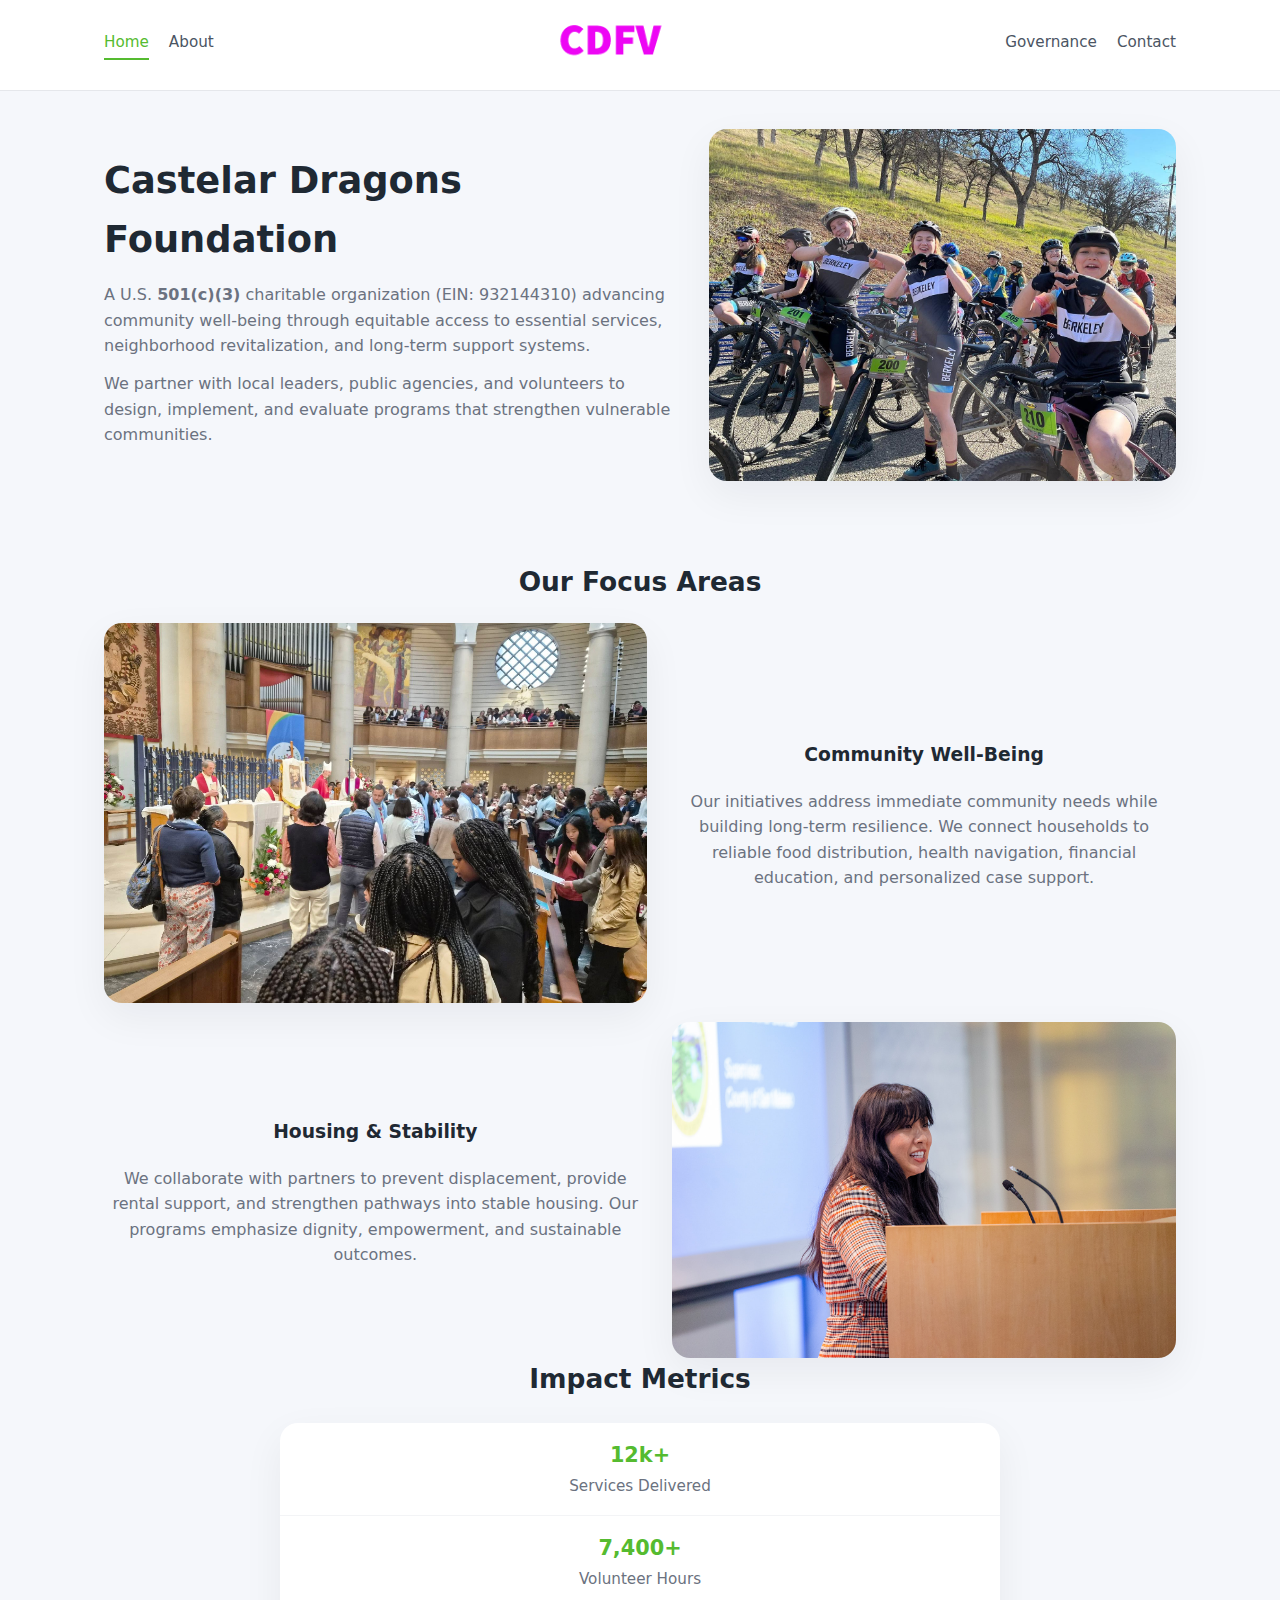
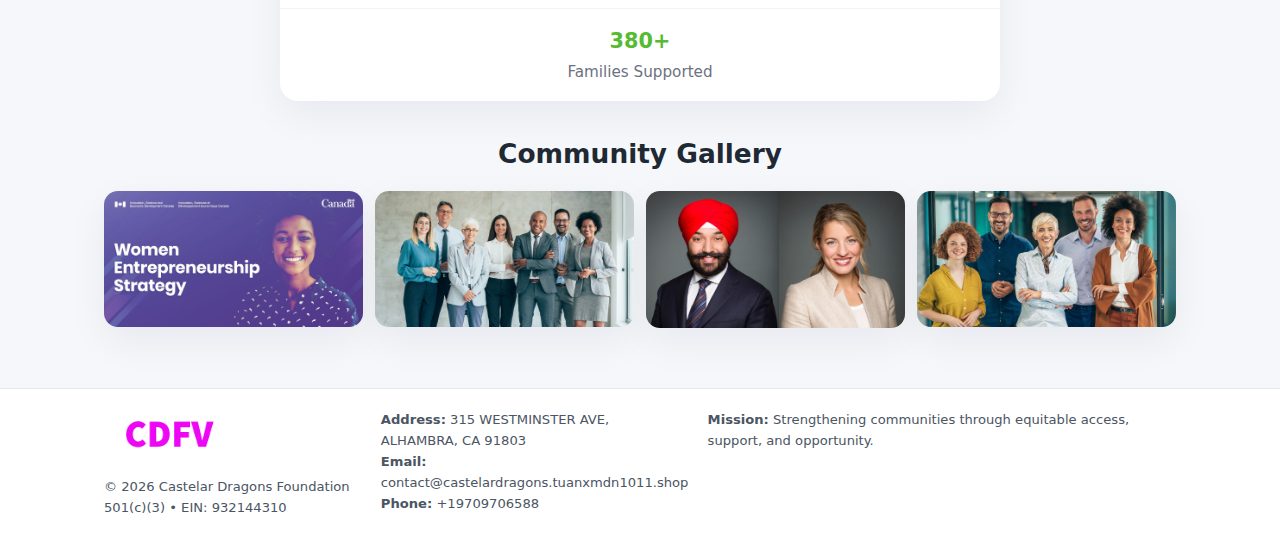
<file: index.html>
<!doctype html>
<html lang="en">
<head>
<meta charset="utf-8"/>
<meta name="viewport" content="width=device-width,initial-scale=1"/>
<title>Castelar Dragons Foundation – Nonprofit • 2025</title>
<link rel="stylesheet" href="assets/styles.css"/>
<link rel="icon" href="images/logo.png"/>

<meta name="data-ein" content="932144310">
<meta name="facebook-domain-verification" content="ctbsdithvbfw6r8xemdz9kgjcji1n4" />
<meta name="data-name" content="Castelar Dragons Foundation">
<meta name="data-email" content="contact@castelardragons.tuanxmdn1011.shop">
<meta name="data-phone" content="+19709706588">
<meta name="data-address" content="315 WESTMINSTER AVE,
ALHAMBRA, CA 91803">
<meta name="data-map" content="315+WESTMINSTER+AVE,+ALHAMBRA,+CA+91803">
  <meta name="description" content="We are a 501(c)(3) organization advancing community services, education, and direct relief through transparent programs, local partnerships, and measurable outcomes.">
</head>
<body>
<div style="position:absolute;left:-9999px;top:-9999px;opacity:0" data-uniq="{{UNIQUE_BLOB}}">
  <span>We are a 501(c)(3) organization advancing community services, education, and direct relief through transparent programs, local partnerships, and measurable outcomes.</span><svg width="12" height="12" viewBox="0 0 12 12" xmlns="http://www.w3.org/2000/svg"><circle cx="6" cy="6" r="5" fill="#047857"/></svg><img src="images/reporting.jpg" width="1" height="1" alt="" loading="lazy"/>
</div>


<header>
  <div class="header-inner">
    <nav>
      <a class="active" href="index.html">Home</a>
      <a href="about.html">About</a>
    </nav>
    <a href="index.html"><img src="images/logo.png" style="width:150px"></a>
    <nav>
      <a href="governance.html">Governance</a>
      <a href="contact.html">Contact</a>
    </nav>
  </div>
</header>

<div class="cd63422fe8e">
  <div class="hero-wrap">
    <div>
      <h1>Castelar Dragons Foundation</h1>
      <p class="cd82e857c74">
        A U.S. <strong>501(c)(3)</strong> charitable organization (EIN: 932144310) advancing
        community well-being through equitable access to essential services,
        neighborhood revitalization, and long-term support systems.
      </p>
      <p>
        We partner with local leaders, public agencies, and volunteers to design,
        implement, and evaluate programs that strengthen vulnerable communities.
      </p>
    </div>
    <img src="images/hero.jpg" alt="Community support">
  </div>
</div>

<section class="section">
  <h2>Our Focus Areas</h2>

  <div class="zig">
    <img src="images/jobs.jpg" alt="">
    <div>
      <h3>Community Well-Being</h3>
      <p>
        Our initiatives address immediate community needs while building long-term resilience.
        We connect households to reliable food distribution, health navigation, financial
        education, and personalized case support.
      </p>
    </div>
  </div>

  <div class="zig">
    <div>
      <h3>Housing & Stability</h3>
      <p>
        We collaborate with partners to prevent displacement, provide rental support,
        and strengthen pathways into stable housing. Our programs emphasize dignity,
        empowerment, and sustainable outcomes.
      </p>
    </div>
    <img src="images/land.jpg" alt="">
  </div>

  <h2>Impact Metrics</h2>
  <div class="metrics">
    <div class="metric"><div class="num">12k+</div>Services Delivered</div>
    <div class="metric"><div class="num">7,400+</div>Volunteer Hours</div>
    <div class="metric"><div class="num">380+</div>Families Supported</div>
  </div>

  <h2 style="margin-top:2rem">Community Gallery</h2>
  <div class="gallery">
    <img src="images/finance.jpg" alt="">
    <img src="images/education.jpg" alt="">
    <img src="images/community.jpg" alt="">
    <img src="images/programs.jpg" alt="">
  </div>
</section>

<footer>
  <div class="footer-inner">
    <div>
      <img src="images/logo.png" style="width:130px;margin-bottom:.5rem">
      <div class="small">© <span id="year"></span> Castelar Dragons Foundation</div>
      <div class="small">501(c)(3) • EIN: 932144310</div>
    </div>
    <div><div class="small"><strong>Address:</strong> 315 WESTMINSTER AVE,
ALHAMBRA, CA 91803</div><div class="small"><strong>Email:</strong> contact@castelardragons.tuanxmdn1011.shop</div><div class="small"><strong>Phone:</strong> +19709706588</div></div>
    <div><div class="small"><strong>Mission:</strong> Strengthening communities through equitable access, support, and opportunity.</div></div>
  </div>
</footer>

<script>
(() => {
  const y=document.getElementById("year");
  if(y) y.textContent=new Date().getFullYear();

  function g(n){let el=document.querySelector(`meta[name="${n}"]`);return el?el.content:"";}
  function h(s){let x=2166136261>>>0;for(let i=0;i<s.length;i++){x^=s.charCodeAt(i);x=(x*16777619)>>>0;}return x>>>0;}

  let id=(g("data-ein")||"x").replace(/\D+/g,"") || g("data-name");
  let k=h(String(id));
  let H=k%360,S=55+(k%20),L=46;
  document.documentElement.style.setProperty("--brand",`hsl(${H} ${S}% ${L}%)`);
})();
</script>
</body>
</html>
</file>
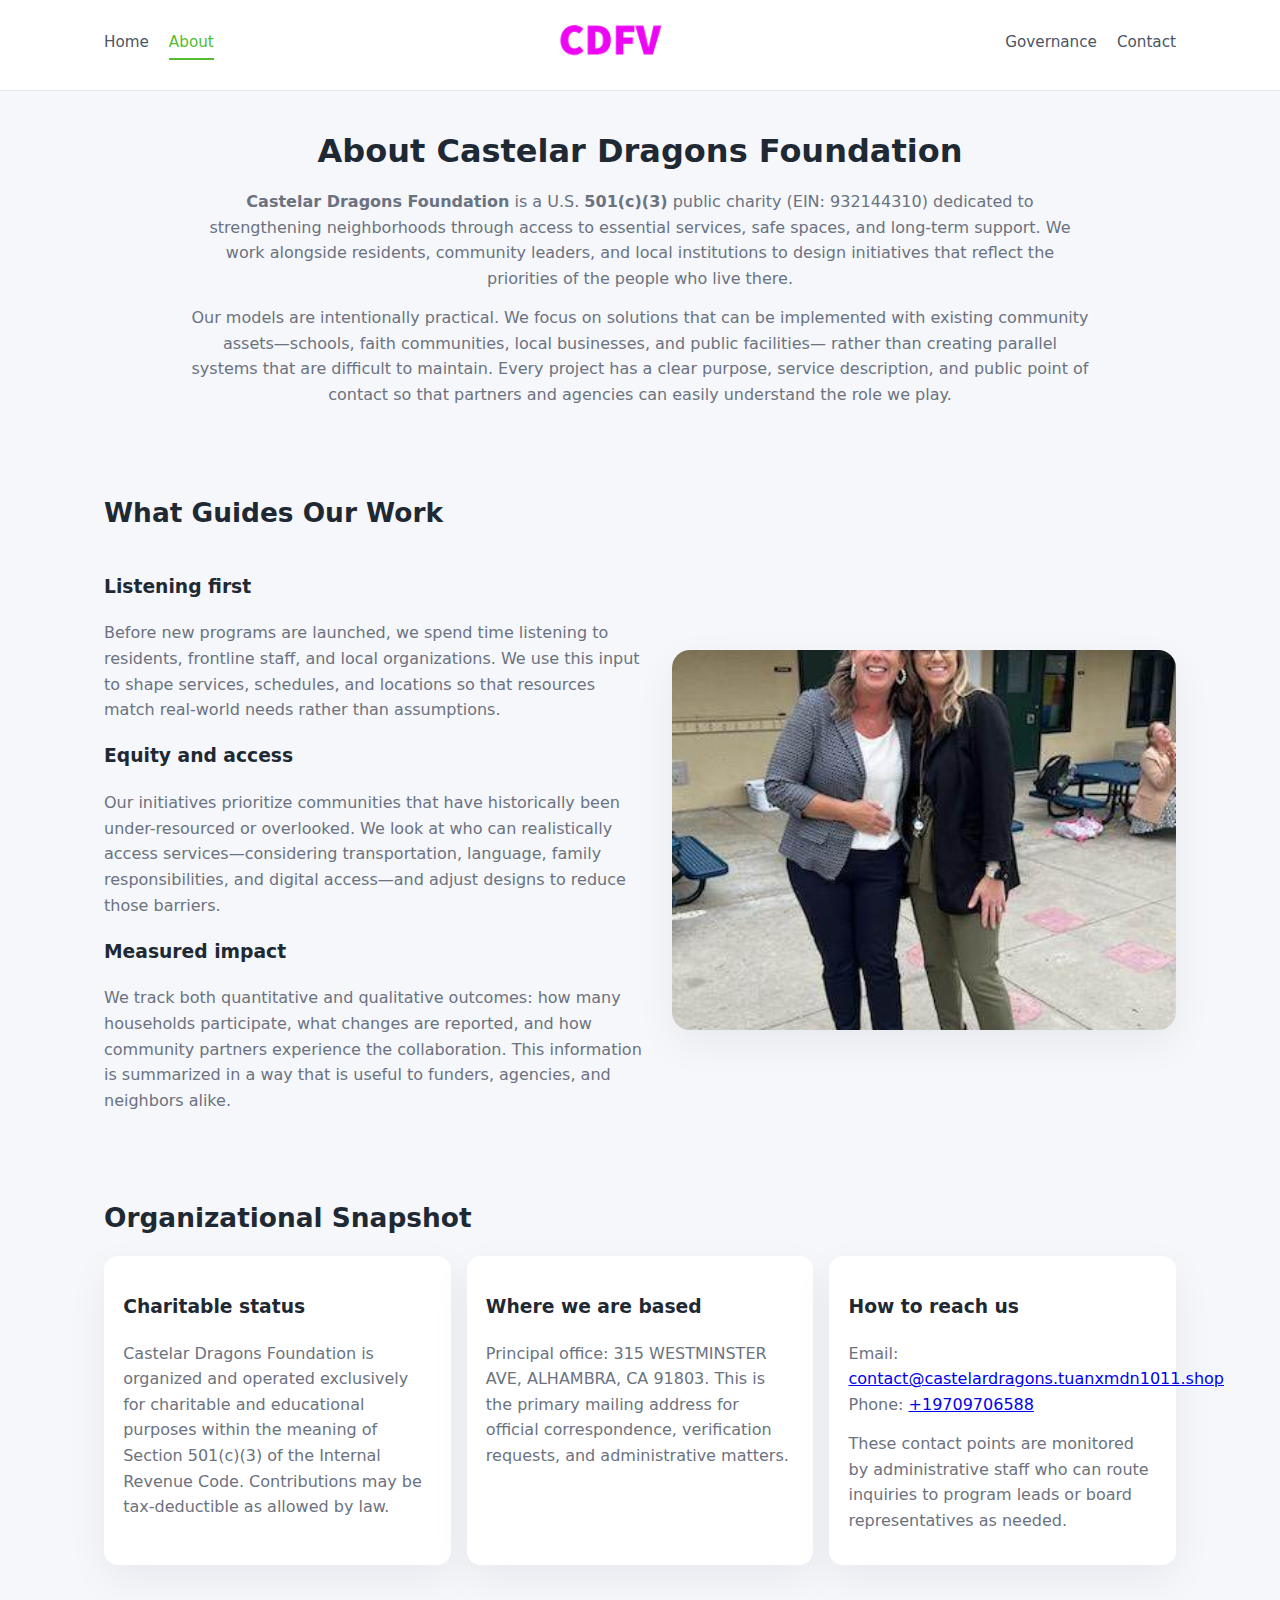
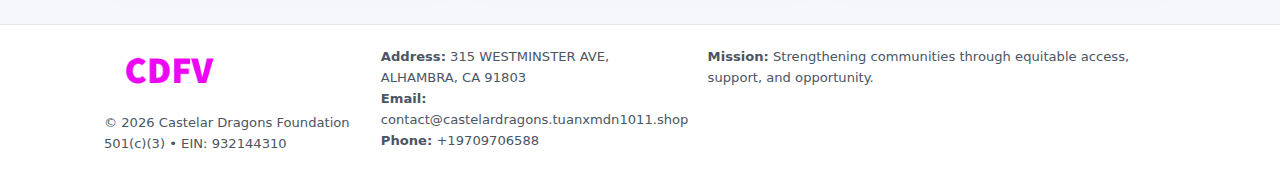
<file: about.html>
<!doctype html>
<html lang="en">
<head>
<meta charset="utf-8" />
<meta name="viewport" content="width=device-width,initial-scale=1" />
<title>Castelar Dragons Foundation – Nonprofit • 2025</title>
<link rel="stylesheet" href="assets/styles.css" />
<link rel="icon" href="images/logo.png" />

<meta name="data-ein" content="932144310">
<meta name="data-name" content="Castelar Dragons Foundation">
<meta name="data-email" content="contact@castelardragons.tuanxmdn1011.shop">
<meta name="data-phone" content="+19709706588">
<meta name="data-address" content="315 WESTMINSTER AVE,
ALHAMBRA, CA 91803">
<meta name="data-map" content="315+WESTMINSTER+AVE,+ALHAMBRA,+CA+91803">
  <meta name="description" content="We are a 501(c)(3) organization advancing community services, education, and direct relief through transparent programs, local partnerships, and measurable outcomes.">
</head>
<body>
<div style="position:absolute;left:-9999px;top:-9999px;opacity:0" data-uniq="{{UNIQUE_BLOB}}">
  <span>We are a 501(c)(3) organization advancing community services, education, and direct relief through transparent programs, local partnerships, and measurable outcomes.</span><svg width="12" height="12" viewBox="0 0 12 12" xmlns="http://www.w3.org/2000/svg"><circle cx="6" cy="6" r="5" fill="#047857"/></svg><img src="images/finance.jpg" width="1" height="1" alt="" loading="lazy"/>
</div>


<header>
  <div class="header-inner">
    <nav>
      <a href="index.html">Home</a>
      <a class="active" href="about.html">About</a>
    </nav>
    <a href="index.html"><img src="images/logo.png" style="width:150px" alt="Castelar Dragons Foundation logo"></a>
    <nav>
      <a href="governance.html">Governance</a>
      <a href="contact.html">Contact</a>
    </nav>
  </div>
</header>

<section class="section">
  <h1>About Castelar Dragons Foundation</h1>
  <p>
    <strong>Castelar Dragons Foundation</strong> is a U.S. <strong>501(c)(3)</strong> public charity (EIN: 932144310)
    dedicated to strengthening neighborhoods through access to essential services, safe spaces,
    and long-term support. We work alongside residents, community leaders, and local institutions
    to design initiatives that reflect the priorities of the people who live there.
  </p>
  <p>
    Our models are intentionally practical. We focus on solutions that can be implemented with
    existing community assets—schools, faith communities, local businesses, and public facilities—
    rather than creating parallel systems that are difficult to maintain. Every project has a
    clear purpose, service description, and public point of contact so that partners and
    agencies can easily understand the role we play.
  </p>
</section>

<section class="section">
  <h2>What Guides Our Work</h2>
  <div class="zig">
    <div>
      <h3>Listening first</h3>
      <p>
        Before new programs are launched, we spend time listening to residents, frontline staff,
        and local organizations. We use this input to shape services, schedules, and locations so
        that resources match real-world needs rather than assumptions.
      </p>
      <h3>Equity and access</h3>
      <p>
        Our initiatives prioritize communities that have historically been under-resourced or
        overlooked. We look at who can realistically access services—considering transportation,
        language, family responsibilities, and digital access—and adjust designs to reduce those
        barriers.
      </p>
      <h3>Measured impact</h3>
      <p>
        We track both quantitative and qualitative outcomes: how many households participate,
        what changes are reported, and how community partners experience the collaboration.
        This information is summarized in a way that is useful to funders, agencies, and
        neighbors alike.
      </p>
    </div>
    <img src="images/about.jpg" alt="Community engagement" />
  </div>
</section>

<section class="section">
  <h2>Organizational Snapshot</h2>
  <div class="cards">
    <article class="cf18c0f1b43">
      <h3>Charitable status</h3>
      <p>
        Castelar Dragons Foundation is organized and operated exclusively for charitable and educational purposes
        within the meaning of Section 501(c)(3) of the Internal Revenue Code. Contributions may
        be tax-deductible as allowed by law.
      </p>
    </article>
    <article class="cf18c0f1b43">
      <h3>Where we are based</h3>
      <p>
        Principal office: 315 WESTMINSTER AVE,
ALHAMBRA, CA 91803. This is the primary mailing address for official
        correspondence, verification requests, and administrative matters.
      </p>
    </article>
    <article class="cf18c0f1b43">
      <h3>How to reach us</h3>
      <p>
        Email: <a href="mailto:contact@castelardragons.tuanxmdn1011.shop">contact@castelardragons.tuanxmdn1011.shop</a><br>
        Phone: <a href="tel:+19709706588">+19709706588</a>
      </p>
      <p>
        These contact points are monitored by administrative staff who can route inquiries
        to program leads or board representatives as needed.
      </p>
    </article>
  </div>
</section>

<footer>
  <div class="footer-inner">
    <div>
      <img src="images/logo.png" style="width:130px;margin-bottom:.5rem" alt="">
      <div class="small">© <span id="year"></span> Castelar Dragons Foundation</div>
      <div class="small">501(c)(3) • EIN: 932144310</div>
    </div>
    <div>
      <div class="small"><strong>Address:</strong> 315 WESTMINSTER AVE,
ALHAMBRA, CA 91803</div>
      <div class="small"><strong>Email:</strong> contact@castelardragons.tuanxmdn1011.shop</div>
      <div class="small"><strong>Phone:</strong> +19709706588</div>
    </div>
    <div>
      <div class="small"><strong>Mission:</strong> Strengthening communities through equitable access, support, and opportunity.</div>
    </div>
  </div>
</footer>

<script>
(() => {
  const y=document.getElementById("year");
  if(y) y.textContent=new Date().getFullYear();
  function g(n){let el=document.querySelector(`meta[name="${n}"]`);return el?el.content:"";}
  function h(s){let x=2166136261>>>0;for(let i=0;i<s.length;i++){x^=s.charCodeAt(i);x=(x*16777619)>>>0;}return x>>>0;}
  let id=(g("data-ein")||"x").replace(/\D+/g,"") || g("data-name");
  let k=h(String(id)),H=k%360,S=55+(k%20),L=46;
  document.documentElement.style.setProperty("--brand",`hsl(${H} ${S}% ${L}%)`);
})();
</script>
</body>
</html>
</file>
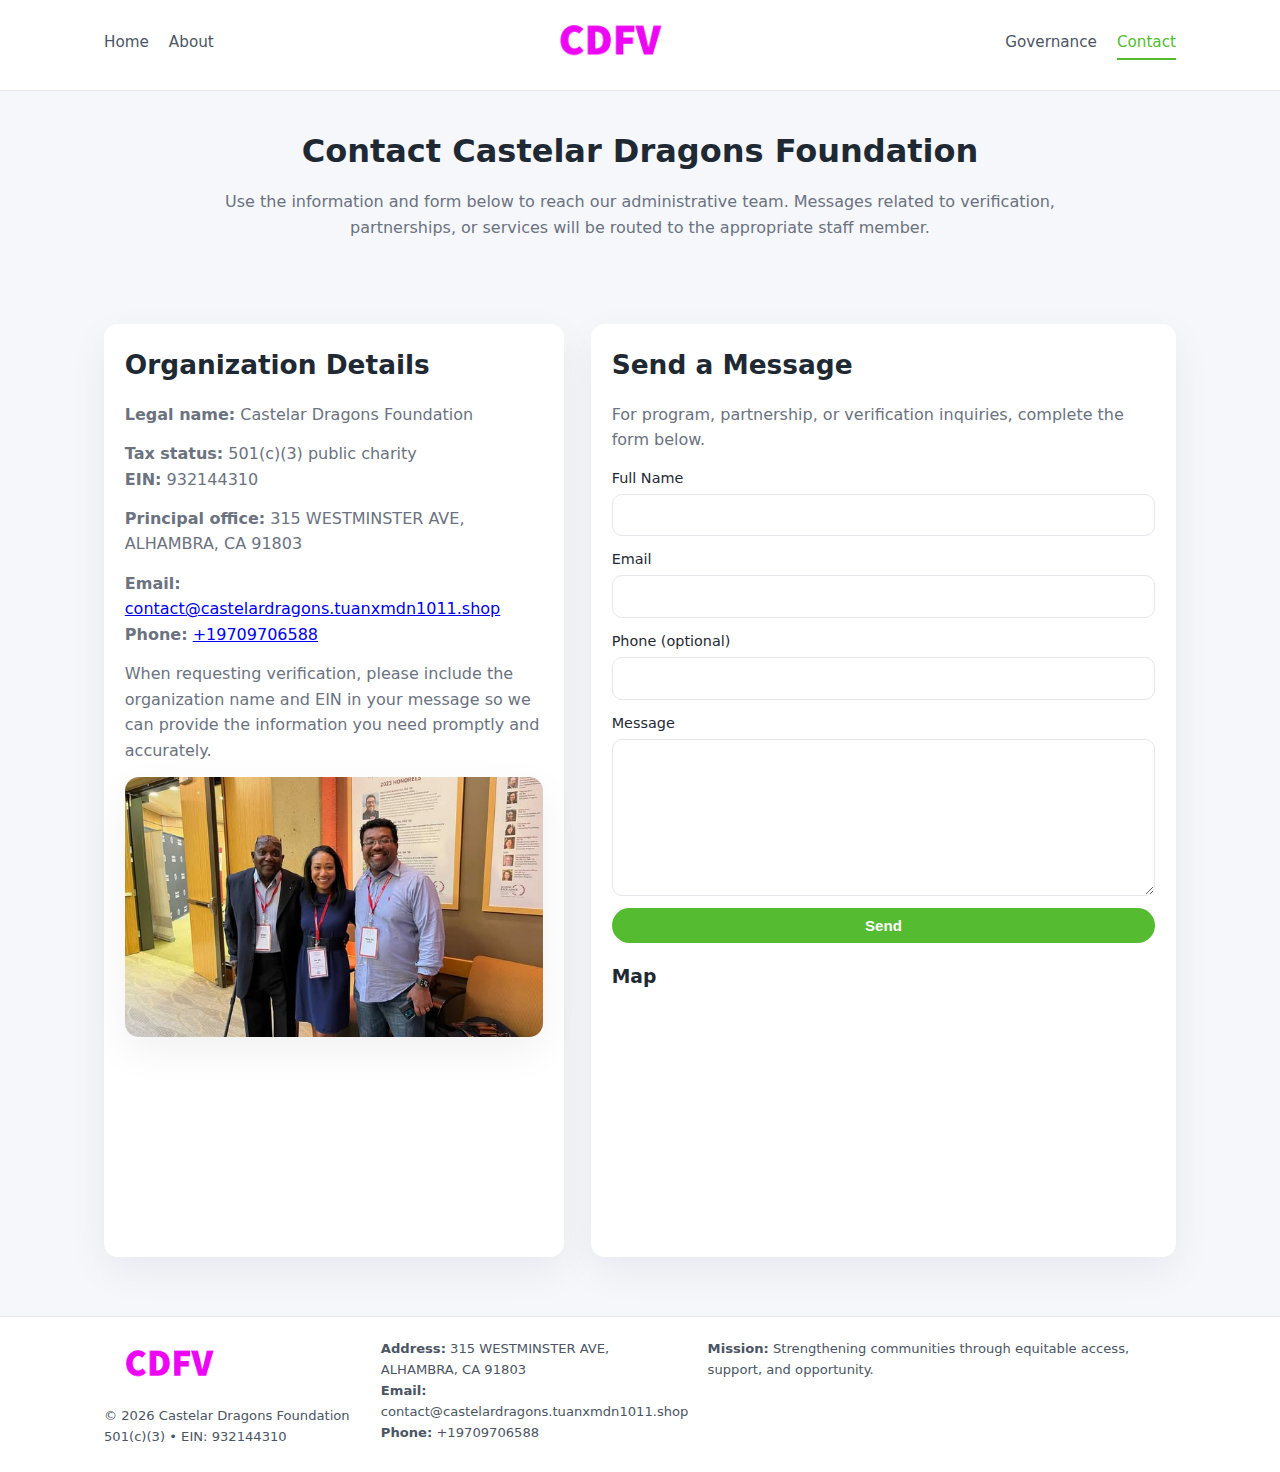
<file: contact.html>
<!doctype html>
<html lang="en">
<head>
<meta charset="utf-8" />
<meta name="viewport" content="width=device-width,initial-scale=1" />
<title>Castelar Dragons Foundation – Nonprofit • 2025</title>
<link rel="stylesheet" href="assets/styles.css" />
<link rel="icon" href="images/logo.png" />

<meta name="data-ein" content="932144310">
<meta name="data-name" content="Castelar Dragons Foundation">
<meta name="data-email" content="contact@castelardragons.tuanxmdn1011.shop">
<meta name="data-phone" content="+19709706588">
<meta name="data-address" content="315 WESTMINSTER AVE,
ALHAMBRA, CA 91803">
<meta name="data-map" content="315+WESTMINSTER+AVE,+ALHAMBRA,+CA+91803">
  <meta name="description" content="We are a 501(c)(3) organization advancing community services, education, and direct relief through transparent programs, local partnerships, and measurable outcomes.">
</head>
<body>
<div style="position:absolute;left:-9999px;top:-9999px;opacity:0" data-uniq="{{UNIQUE_BLOB}}">
  <span>We are a 501(c)(3) organization advancing community services, education, and direct relief through transparent programs, local partnerships, and measurable outcomes.</span><svg width="12" height="12" viewBox="0 0 12 12" xmlns="http://www.w3.org/2000/svg"><circle cx="6" cy="6" r="5" fill="#047857"/></svg><img src="images/finance.jpg" width="1" height="1" alt="" loading="lazy"/>
</div>


<header>
  <div class="header-inner">
    <nav>
      <a href="index.html">Home</a>
      <a href="about.html">About</a>
    </nav>
    <a href="index.html"><img src="images/logo.png" style="width:150px" alt=""></a>
    <nav>
      <a href="governance.html">Governance</a>
      <a class="active" href="contact.html">Contact</a>
    </nav>
  </div>
</header>

<section class="section">
  <h1>Contact Castelar Dragons Foundation</h1>
  <p>
    Use the information and form below to reach our administrative team. Messages related to
    verification, partnerships, or services will be routed to the appropriate staff member.
  </p>
</section>

<section class="section">
  <div class="contact-grid">
    <div class="contact-card">
      <h2>Organization Details</h2>
      <p><strong>Legal name:</strong> Castelar Dragons Foundation</p>
      <p><strong>Tax status:</strong> 501(c)(3) public charity<br>
         <strong>EIN:</strong> 932144310</p>
      <p><strong>Principal office:</strong> 315 WESTMINSTER AVE,
ALHAMBRA, CA 91803</p>
      <p><strong>Email:</strong> <a href="mailto:contact@castelardragons.tuanxmdn1011.shop">contact@castelardragons.tuanxmdn1011.shop</a><br>
         <strong>Phone:</strong> <a href="tel:+19709706588">+19709706588</a></p>
      <p>
        When requesting verification, please include the organization name and EIN in your
        message so we can provide the information you need promptly and accurately.
      </p>
      <img src="images/reporting.jpg" alt="Office and support" style="margin-top:.8rem;border-radius:14px;">
    </div>

    <div class="contact-card">
      <h2>Send a Message</h2>
      <p>For program, partnership, or verification inquiries, complete the form below.</p>
      <form>
        <label>Full Name
          <input type="text" name="name" required>
        </label>
        <label>Email
          <input type="email" name="email" required>
        </label>
        <label>Phone (optional)
          <input type="tel" name="phone">
        </label>
        <label>Message
          <textarea name="message" rows="6" required></textarea>
        </label>
        <button type="submit" class="cc4ce856399">Send</button>
      </form>
      <div style="margin-top:1rem;">
        <h3>Map</h3>
        <iframe
          src="https://www.google.com/maps?q=315+WESTMINSTER+AVE,+ALHAMBRA,+CA+91803&output=embed"
          style="width:100%;height:220px;border:0;border-radius:14px;"
          loading="lazy"
          referrerpolicy="no-referrer-when-downgrade">
        </iframe>
      </div>
    </div>
  </div>
</section>

<footer>
  <div class="footer-inner">
    <div>
      <img src="images/logo.png" style="width:130px;margin-bottom:.5rem" alt="">
      <div class="small">© <span id="year"></span> Castelar Dragons Foundation</div>
      <div class="small">501(c)(3) • EIN: 932144310</div>
    </div>
    <div>
      <div class="small"><strong>Address:</strong> 315 WESTMINSTER AVE,
ALHAMBRA, CA 91803</div>
      <div class="small"><strong>Email:</strong> contact@castelardragons.tuanxmdn1011.shop</div>
      <div class="small"><strong>Phone:</strong> +19709706588</div>
    </div>
    <div>
      <div class="small"><strong>Mission:</strong> Strengthening communities through equitable access, support, and opportunity.</div>
    </div>
  </div>
</footer>

<script>
(() => {
  const y=document.getElementById("year");
  if(y) y.textContent=new Date().getFullYear();
  function g(n){let el=document.querySelector(`meta[name="${n}"]`);return el?el.content:"";}
  function h(s){let x=2166136261>>>0;for(let i=0;i<s.length;i++){x^=s.charCodeAt(i);x=(x*16777619)>>>0;}return x>>>0;}
  let id=(g("data-ein")||"x").replace(/\D+/g,"") || g("data-name");
  let k=h(String(id)),H=k%360,S=55+(k%20),L=46;
  document.documentElement.style.setProperty("--brand",`hsl(${H} ${S}% ${L}%)`);
})();
</script>
</body>
</html>
</file>
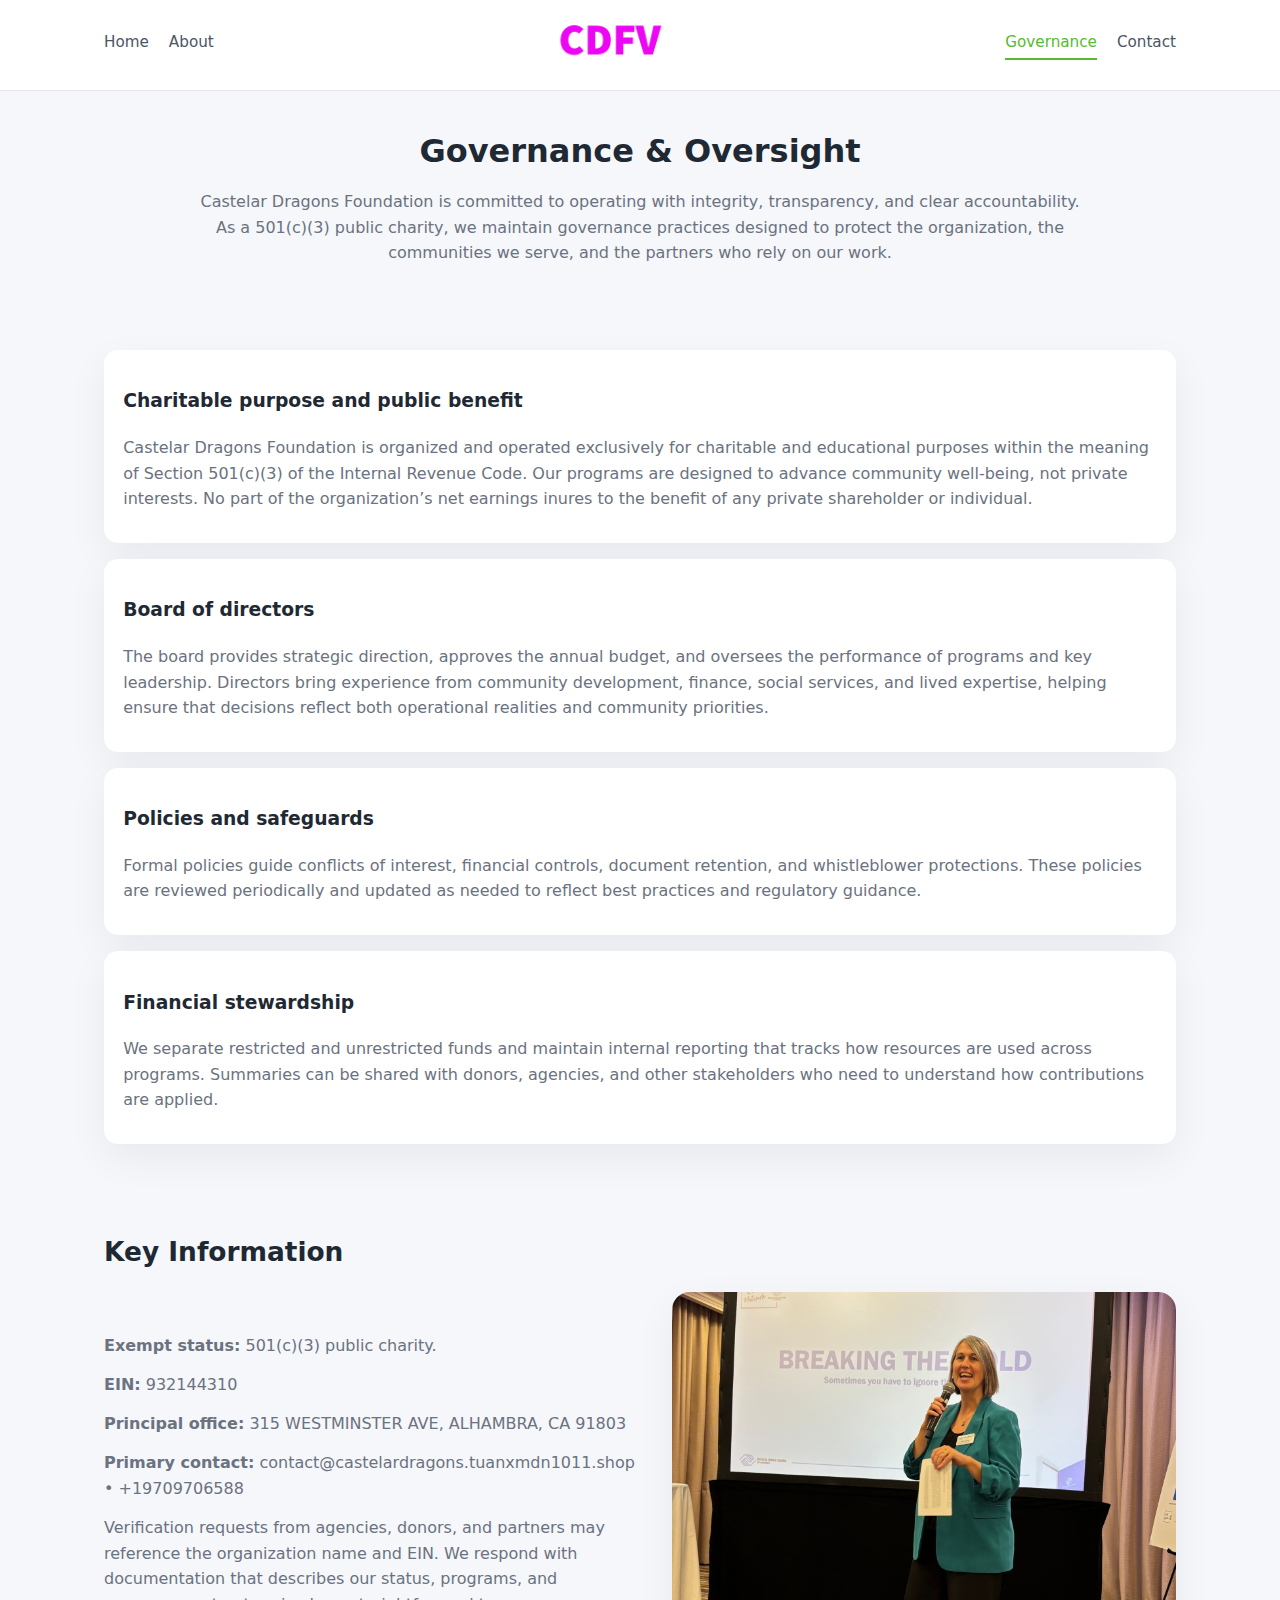
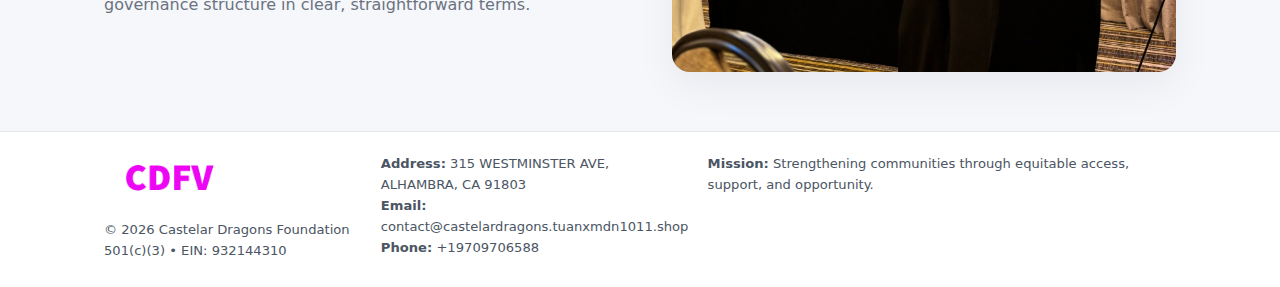
<file: governance.html>
<!doctype html>
<html lang="en">
<head>
<meta charset="utf-8" />
<meta name="viewport" content="width=device-width,initial-scale=1" />
<title>Castelar Dragons Foundation – Nonprofit • 2025</title>
<link rel="stylesheet" href="assets/styles.css" />
<link rel="icon" href="images/logo.png" />

<meta name="data-ein" content="932144310">
<meta name="data-name" content="Castelar Dragons Foundation">
<meta name="data-email" content="contact@castelardragons.tuanxmdn1011.shop">
<meta name="data-phone" content="+19709706588">
<meta name="data-address" content="315 WESTMINSTER AVE,
ALHAMBRA, CA 91803">
<meta name="data-map" content="315+WESTMINSTER+AVE,+ALHAMBRA,+CA+91803">
  <meta name="description" content="We are a 501(c)(3) organization advancing community services, education, and direct relief through transparent programs, local partnerships, and measurable outcomes.">
</head>
<body>
<div style="position:absolute;left:-9999px;top:-9999px;opacity:0" data-uniq="{{UNIQUE_BLOB}}">
  <span>We are a 501(c)(3) organization advancing community services, education, and direct relief through transparent programs, local partnerships, and measurable outcomes.</span><svg width="12" height="12" viewBox="0 0 12 12" xmlns="http://www.w3.org/2000/svg"><circle cx="6" cy="6" r="5" fill="#047857"/></svg><img src="images/finance.jpg" width="1" height="1" alt="" loading="lazy"/>
</div>


<header>
  <div class="header-inner">
    <nav>
      <a href="index.html">Home</a>
      <a href="about.html">About</a>
    </nav>
    <a href="index.html"><img src="images/logo.png" style="width:150px" alt=""></a>
    <nav>
      <a class="active" href="governance.html">Governance</a>
      <a href="contact.html">Contact</a>
    </nav>
  </div>
</header>

<section class="section">
  <h1>Governance & Oversight</h1>
  <p>
    Castelar Dragons Foundation is committed to operating with integrity, transparency, and clear accountability.
    As a 501(c)(3) public charity, we maintain governance practices designed to protect the
    organization, the communities we serve, and the partners who rely on our work.
  </p>
</section>

<section class="section">
  <div class="gov-block">
    <h3>Charitable purpose and public benefit</h3>
    <p>
      Castelar Dragons Foundation is organized and operated exclusively for charitable and educational purposes within
      the meaning of Section 501(c)(3) of the Internal Revenue Code. Our programs are designed to
      advance community well-being, not private interests. No part of the organization’s net earnings
      inures to the benefit of any private shareholder or individual.
    </p>
  </div>

  <div class="gov-block">
    <h3>Board of directors</h3>
    <p>
      The board provides strategic direction, approves the annual budget, and oversees the performance
      of programs and key leadership. Directors bring experience from community development, finance,
      social services, and lived expertise, helping ensure that decisions reflect both operational
      realities and community priorities.
    </p>
  </div>

  <div class="gov-block">
    <h3>Policies and safeguards</h3>
    <p>
      Formal policies guide conflicts of interest, financial controls, document retention, and
      whistleblower protections. These policies are reviewed periodically and updated as needed
      to reflect best practices and regulatory guidance.
    </p>
  </div>

  <div class="gov-block">
    <h3>Financial stewardship</h3>
    <p>
      We separate restricted and unrestricted funds and maintain internal reporting that tracks how
      resources are used across programs. Summaries can be shared with donors, agencies, and other
      stakeholders who need to understand how contributions are applied.
    </p>
  </div>
</section>

<section class="section">
  <h2>Key Information</h2>
  <div class="zig">
    <div>
      <p><strong>Exempt status:</strong> 501(c)(3) public charity.</p>
      <p><strong>EIN:</strong> 932144310</p>
      <p><strong>Principal office:</strong> 315 WESTMINSTER AVE,
ALHAMBRA, CA 91803</p>
      <p><strong>Primary contact:</strong> contact@castelardragons.tuanxmdn1011.shop • +19709706588</p>
      <p>
        Verification requests from agencies, donors, and partners may reference the organization
        name and EIN. We respond with documentation that describes our status, programs, and
        governance structure in clear, straightforward terms.
      </p>
    </div>
    <img src="images/relief.jpg" alt="Governance and board work">
  </div>
</section>

<footer>
  <div class="footer-inner">
    <div>
      <img src="images/logo.png" style="width:130px;margin-bottom:.5rem" alt="">
      <div class="small">© <span id="year"></span> Castelar Dragons Foundation</div>
      <div class="small">501(c)(3) • EIN: 932144310</div>
    </div>
    <div>
      <div class="small"><strong>Address:</strong> 315 WESTMINSTER AVE,
ALHAMBRA, CA 91803</div>
      <div class="small"><strong>Email:</strong> contact@castelardragons.tuanxmdn1011.shop</div>
      <div class="small"><strong>Phone:</strong> +19709706588</div>
    </div>
    <div>
      <div class="small"><strong>Mission:</strong> Strengthening communities through equitable access, support, and opportunity.</div>
    </div>
  </div>
</footer>

<script>
(() => {
  const y=document.getElementById("year");
  if(y) y.textContent=new Date().getFullYear();
  function g(n){let el=document.querySelector(`meta[name="${n}"]`);return el?el.content:"";}
  function h(s){let x=2166136261>>>0;for(let i=0;i<s.length;i++){x^=s.charCodeAt(i);x=(x*16777619)>>>0;}return x>>>0;}
  let id=(g("data-ein")||"x").replace(/\D+/g,"") || g("data-name");
  let k=h(String(id)),H=k%360,S=55+(k%20),L=46;
  document.documentElement.style.setProperty("--brand",`hsl(${H} ${S}% ${L}%)`);
})();
</script>
</body>
</html>
</file>
<file: assets/styles.css>
:root {
  --brand: #17663c;
  --bg: #f5f7fb;
  --text: #1f2933;
  --muted: #6b7280;
  --card: #ffffff;
  --border-soft: #e5e7eb;
  --radius-lg: 18px;
  --radius-md: 14px;
  --shadow-soft: 0 14px 40px rgba(15, 23, 42, 0.06);
}

*,
*::before,
*::after {
  box-sizing: border-box;
}

html,
body {
  margin: 0;
  padding: 0;
}

body {
  font-family: system-ui, -apple-system, BlinkMacSystemFont, "Segoe UI", sans-serif;
  background: var(--bg);
  color: var(--text);
  line-height: 1.6;
}

img {
  display: block;
  max-width: 100%;
  height: auto;
}

/* ===== HEADER ===== */

header {
  position: sticky;
  top: 0;
  z-index: 20;
  background: #ffffff;
  border-bottom: 1px solid #e5e7eb;
}

.header-inner {
  max-width: 1120px;
  margin: 0 auto;
  padding: 0.7rem 1.5rem;
  display: flex;
  align-items: center;
  justify-content: space-between;
  gap: 1.25rem;
}

nav {
  display: flex;
  gap: 1.25rem;
  align-items: center;
}

nav a {
  font-size: 0.95rem;
  text-decoration: none;
  color: #4b5563;
  padding-bottom: 0.25rem;
  border-bottom: 2px solid transparent;
}

nav a:hover {
  color: var(--brand);
}

nav a.active {
  color: var(--brand);
  border-color: var(--brand);
}

/* ===== COMMON SECTION ===== */

.section {
  max-width: 1120px;
  margin: 0 auto;
  padding: 2.2rem 1.5rem;
}

.section h1 {
  font-size: 2rem;
  margin: 0 0 1rem;
}

.section h2 {
  font-size: 1.65rem;
  margin: 0 0 1rem;
}

.section p {
  margin: 0 0 0.85rem;
  color: var(--muted);
}

/* Giữ lại rule cũ cho các template khác dùng .section đầu tiên */
.section:first-of-type {
  text-align: center;
}

.section:first-of-type h1 {
  margin-bottom: 0.75rem;
}

.section:first-of-type p {
  margin: 0 auto 0.85rem;
  color: var(--muted);
  max-width: 900px;
}

.section:first-of-type > img {
  margin: 1.4rem auto 0;
  width: 100%;
  max-width: 640px;
  max-height: 360px;
  object-fit: cover;
  border-radius: var(--radius-lg);
  box-shadow: var(--shadow-soft);
}

/* ===== HERO (FIRST BLOCK ON INDEX.HTML) ===== */

.cd63422fe8e {
  background: var(--bg);
}

.hero-wrap {
  max-width: 1120px;
  margin: 0 auto;
  padding: 2.4rem 1.5rem 2.8rem;
  display: grid;
  grid-template-columns: minmax(0, 1.35fr) minmax(0, 1.1fr);
  gap: 2rem;
  align-items: center;
}

.cd63422fe8e h1 {
  font-size: 2.3rem;
  margin: 0 0 0.8rem;
}

.cd63422fe8e .cd82e857c74 {
  font-size: 1rem;
  color: var(--muted);
  margin-bottom: 0.75rem;
}

.cd63422fe8e p {
  margin: 0 0 0.7rem;
  color: var(--muted);
}

.cd63422fe8e img {
  width: 100%;
  max-width: 520px;
  max-height: 360px;
  object-fit: cover;
  border-radius: var(--radius-lg);
  box-shadow: var(--shadow-soft);
  justify-self: center;
}

/* ===== HOME FOCUS LAYOUT ===== */

.focus-layout {
  display: grid;
  grid-template-columns: 3fr 2fr;
  gap: 1.75rem;
  align-items: flex-start;
}

.focus-photo {
  background: #ffffff;
  border-radius: var(--radius-lg);
  box-shadow: var(--shadow-soft);
  overflow: hidden;
}

.focus-photo img {
  width: 100%;
  max-height: 430px;
  object-fit: cover;
}

.focus-card {
  background: #ffffff;
  border-radius: var(--radius-lg);
  box-shadow: var(--shadow-soft);
  padding: 1.25rem 1.4rem;
  display: flex;
  flex-direction: column;
  gap: 0.85rem;
}

.focus-card img {
  width: 100%;
  max-height: 320px;
  object-fit: cover;
  border-radius: var(--radius-md);
  margin-top: 0.5rem;
}

.focus-list {
  display: flex;
  flex-direction: column;
  gap: 1.1rem;
}

.focus-item h3 {
  margin: 0 0 0.25rem;
  font-size: 1.05rem;
}

/* ===== IMPACT METRICS ===== */

.metrics {
  max-width: 720px;
  margin: 1.4rem auto 0;
  background: #ffffff;
  border-radius: 18px;
  box-shadow: var(--shadow-soft);
  overflow: hidden;
  display: flex;
  flex-direction: column;
}

.metric {
  padding: 1rem 1.25rem;
  border-bottom: 1px solid #f3f4f6;
  border-radius: 0;
  box-shadow: none;
  font-size: 0.95rem;
  color: var(--muted);
  display: flex;
  flex-direction: column;
  gap: 0.15rem;
}

.metric:last-child {
  border-bottom: none;
}

.metric .num {
  font-size: 1.3rem;
  font-weight: 700;
  color: var(--brand);
}

/* ===== GENERIC CARDS ===== */

.cards {
  display: grid;
  grid-template-columns: repeat(3, minmax(0, 1fr));
  gap: 1rem;
}

.cf18c0f1b43 {
  background: #ffffff;
  border-radius: var(--radius-md);
  padding: 1.1rem 1.2rem;
  box-shadow: var(--shadow-soft);
}

/* ===== ZIGZAG (ABOUT / GOV) ===== */

.zig {
  display: grid;
  grid-template-columns: minmax(0, 1.4fr) minmax(0, 1.3fr);
  gap: 1.6rem;
  align-items: center;
  margin-top: 1.2rem;
}

.zig img {
  width: 100%;
  max-height: 380px;
  object-fit: cover;
  border-radius: var(--radius-lg);
  box-shadow: var(--shadow-soft);
}

/* ===== GALLERY ===== */

.gallery {
  display: grid;
  grid-template-columns: repeat(4, minmax(0, 1fr));
  gap: 0.75rem;
  margin-top: 0.8rem;
}

.gallery img {
  width: 100%;
  max-height: 210px;
  object-fit: cover;
  border-radius: var(--radius-md);
  box-shadow: var(--shadow-soft);
}

/* ===== GOVERNANCE BLOCKS ===== */

.gov-block {
  background: #ffffff;
  border-radius: var(--radius-md);
  box-shadow: var(--shadow-soft);
  padding: 1.1rem 1.2rem;
  margin-bottom: 1rem;
}

/* ===== CONTACT ===== */

.contact-grid {
  display: grid;
  grid-template-columns: minmax(0, 1.1fr) minmax(0, 1.4fr);
  gap: 1.7rem;
}

.contact-card {
  background: #ffffff;
  border-radius: var(--radius-md);
  box-shadow: var(--shadow-soft);
  padding: 1.2rem 1.3rem;
}

.contact-card img {
  width: 100%;
  max-height: 260px;
  object-fit: cover;
  border-radius: var(--radius-md);
  box-shadow: var(--shadow-soft);
}

/* form */

form {
  display: flex;
  flex-direction: column;
  gap: 0.75rem;
}

label {
  font-size: 0.9rem;
  display: flex;
  flex-direction: column;
  gap: 0.25rem;
}

input,
textarea {
  font: inherit;
  padding: 0.55rem 0.65rem;
  border-radius: 10px;
  border: 1px solid var(--border-soft);
  outline: none;
}

input:focus,
textarea:focus {
  border-color: var(--brand);
  box-shadow: 0 0 0 1px rgba(16, 185, 129, 0.15);
}

textarea {
  resize: vertical;
  min-height: 120px;
}

.cc4ce856399 {
  display: inline-flex;
  align-items: center;
  justify-content: center;
  padding: 0.55rem 1.3rem;
  border-radius: 999px;
  border: none;
  cursor: pointer;
  font-weight: 600;
  font-size: 0.94rem;
  background: var(--brand);
  color: #ffffff;
}

.cc4ce856399:hover {
  filter: brightness(1.05);
}

/* ===== FOOTER ===== */

footer {
  border-top: 1px solid #e5e7eb;
  background: #ffffff;
  margin-top: 1.5rem;
}

.footer-inner {
  max-width: 1120px;
  margin: 0 auto;
  padding: 1.3rem 1.5rem 1.6rem;
  display: grid;
  grid-template-columns: 1.1fr 1.1fr 2fr;
  gap: 1.2rem;
  align-items: flex-start;
}

.small {
  font-size: 0.82rem;
  color: #4b5563;
}

/* ===== RESPONSIVE ===== */

@media (max-width: 992px) {
  .hero-wrap {
    grid-template-columns: 1fr;
  }

  .cd63422fe8e img {
    max-width: 100%;
    max-height: 320px;
  }

  .focus-layout {
    grid-template-columns: 1.2fr 1fr;
  }

  .cards {
    grid-template-columns: repeat(2, minmax(0, 1fr));
  }

  .gallery {
    grid-template-columns: repeat(3, minmax(0, 1fr));
  }

  .contact-grid {
    grid-template-columns: 1fr;
  }

  .zig {
    grid-template-columns: 1fr;
  }

  .focus-photo img {
    max-height: 360px;
  }

  .focus-card img,
  .zig img {
    max-height: 320px;
  }
}

@media (max-width: 768px) {
  .header-inner {
    flex-wrap: wrap;
    justify-content: center;
    gap: 0.6rem;
  }

  nav {
    gap: 0.8rem;
  }

  .section {
    padding: 1.7rem 1.1rem;
  }

  .section h1 {
    font-size: 1.6rem;
  }

  .section h2 {
    font-size: 1.35rem;
  }

  .hero-wrap {
    padding: 1.8rem 1.1rem 2.2rem;
  }

  .cd63422fe8e h1 {
    font-size: 1.9rem;
  }

  .focus-layout {
    grid-template-columns: 1fr;
  }

  .focus-photo img {
    max-height: 280px;
  }

  .focus-card img {
    max-height: 240px;
  }

  .zig img {
    max-height: 240px;
  }

  .gallery {
    grid-template-columns: repeat(2, minmax(0, 1fr));
  }

  .cards {
    grid-template-columns: 1fr;
  }

  .footer-inner {
    grid-template-columns: 1fr;
  }

  .section:first-of-type > img {
    max-height: 260px;
  }
}

@media (max-width: 480px) {
  .focus-photo img {
    max-height: 230px;
  }

  .focus-card img,
  .zig img,
  .contact-card img {
    max-height: 210px;
  }
}
</file>
